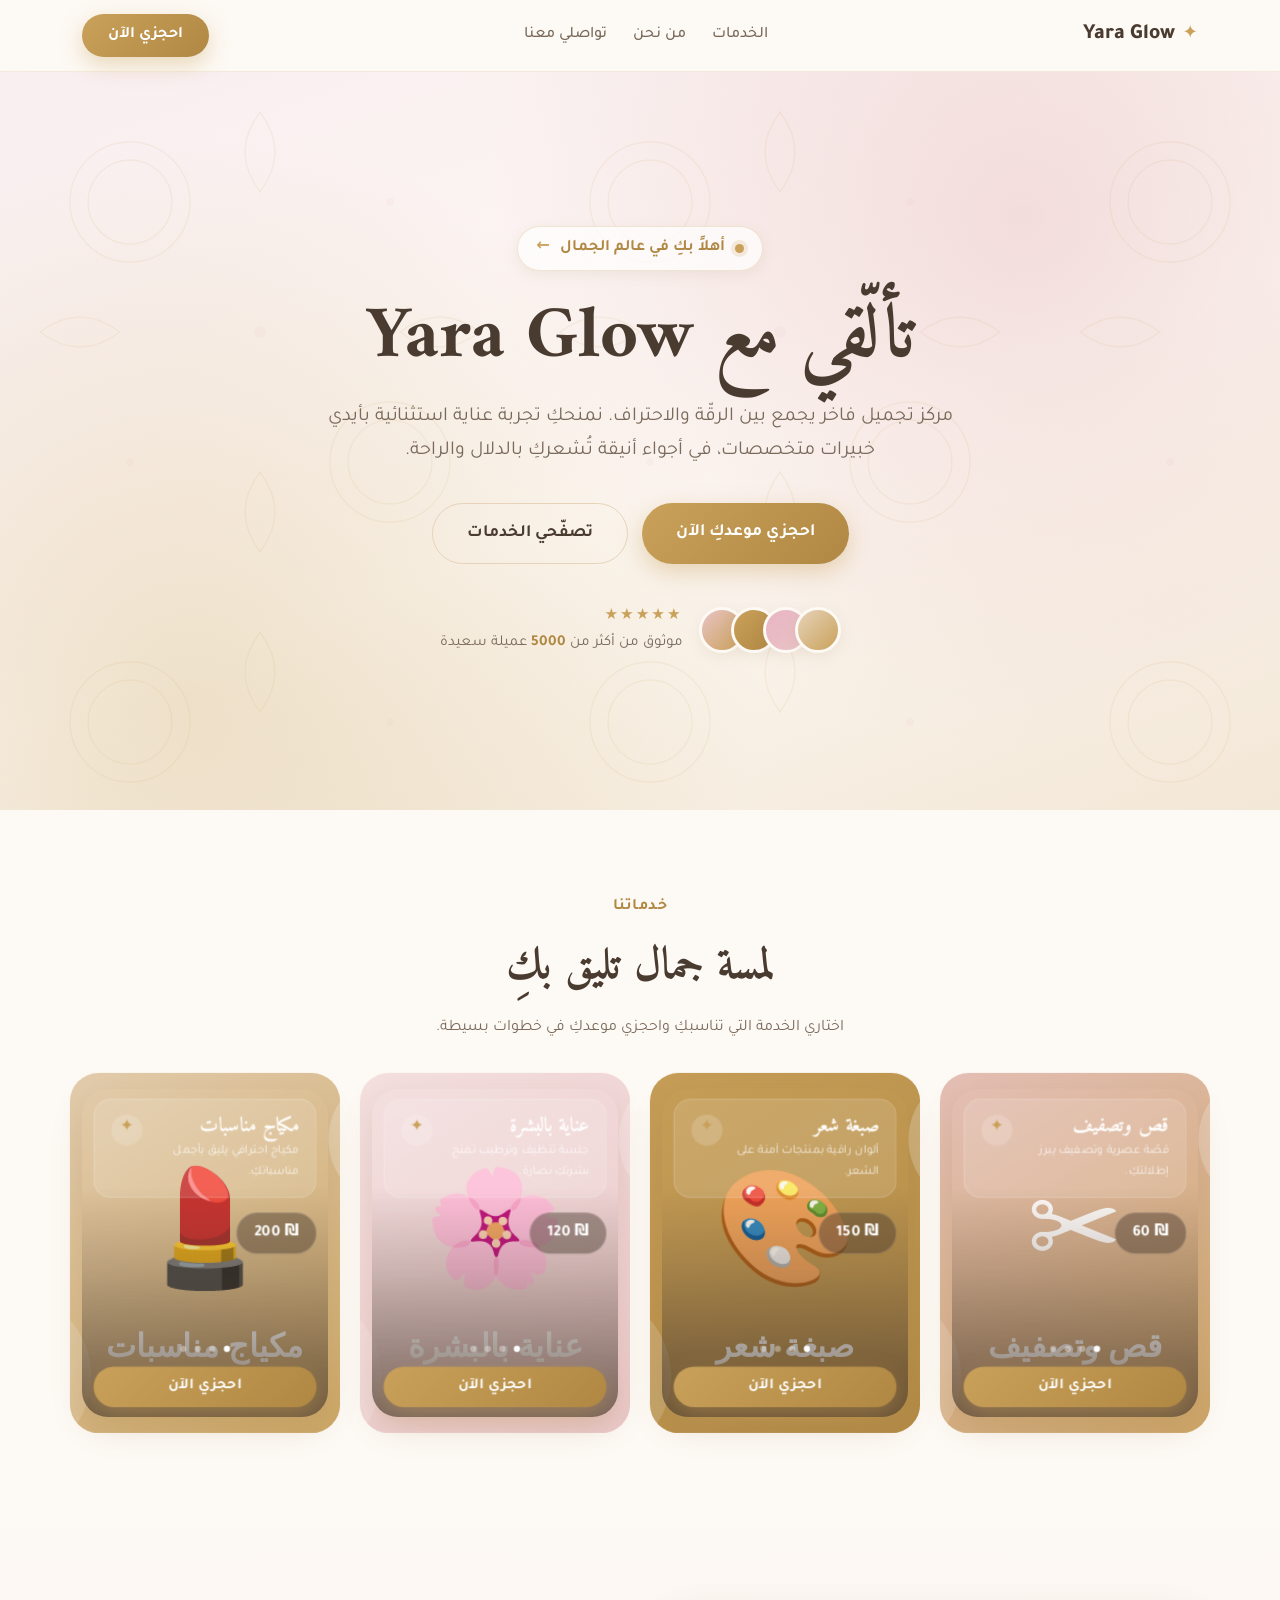
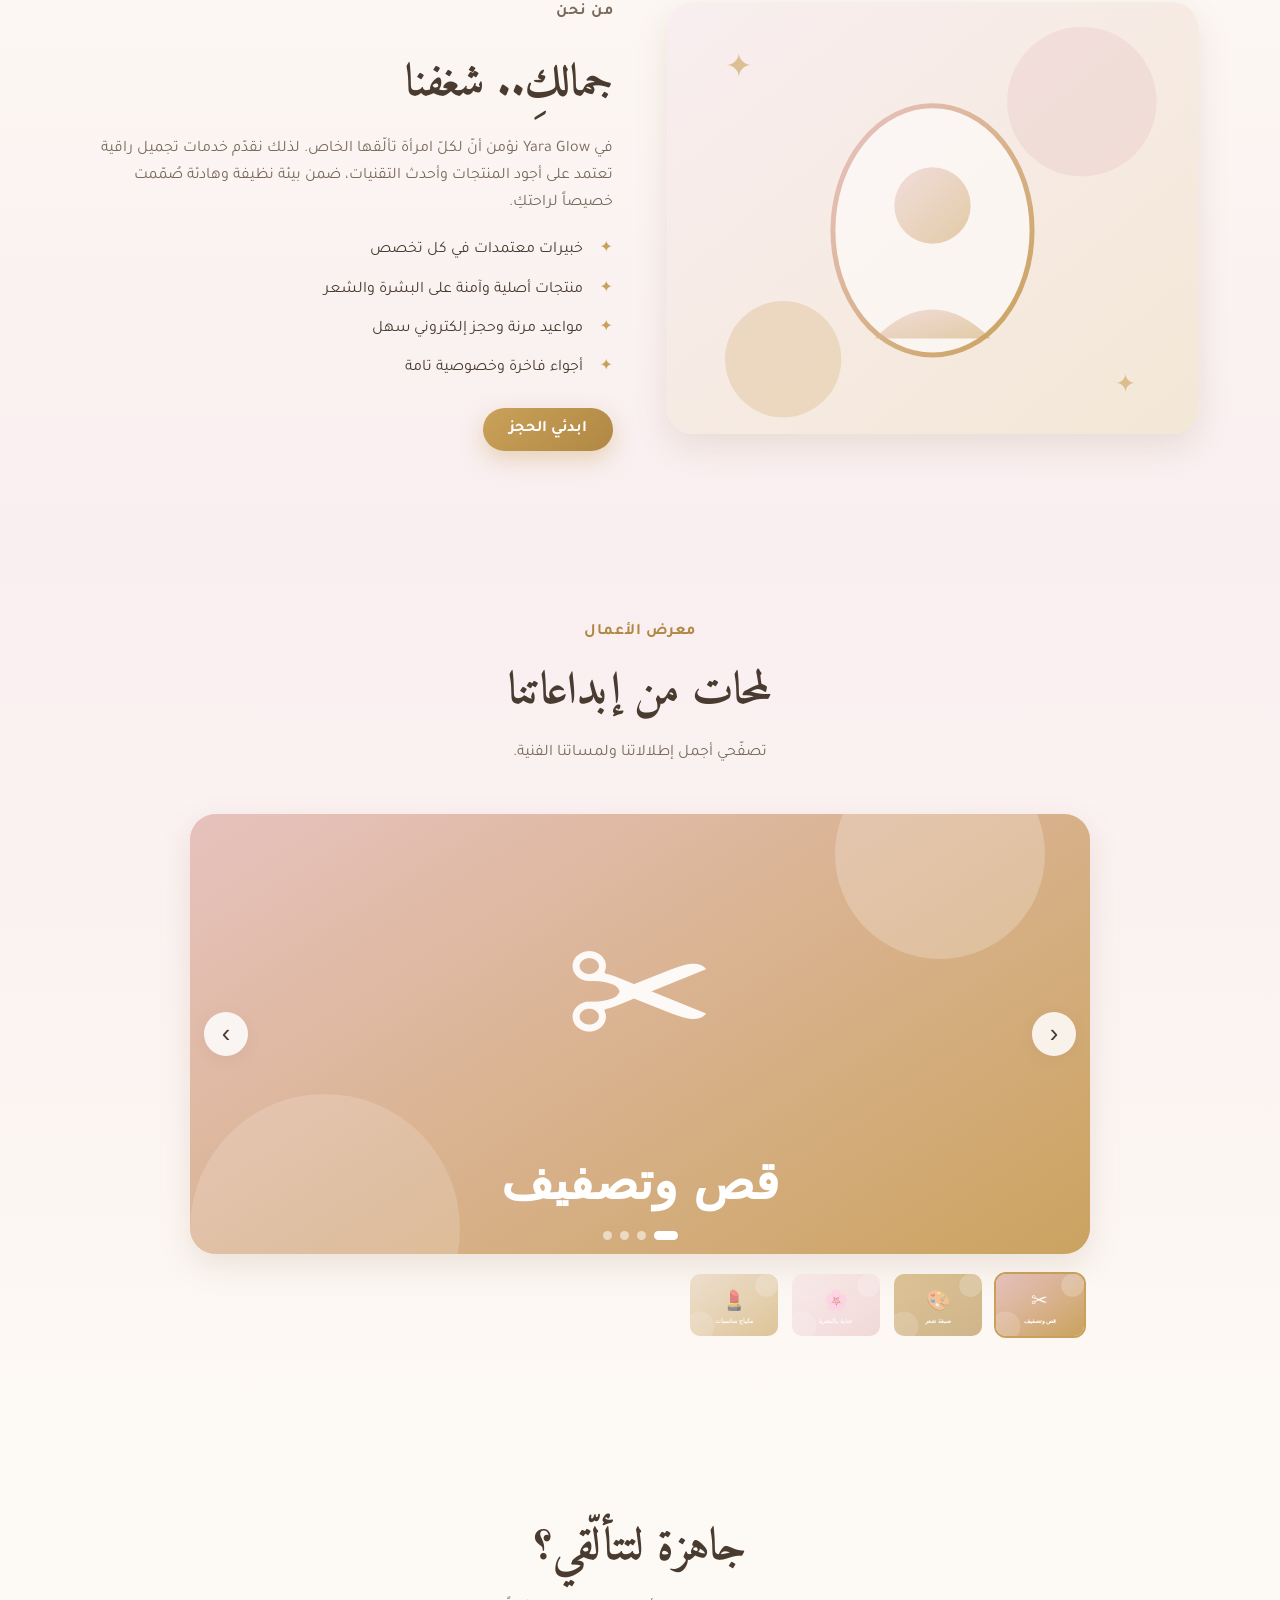
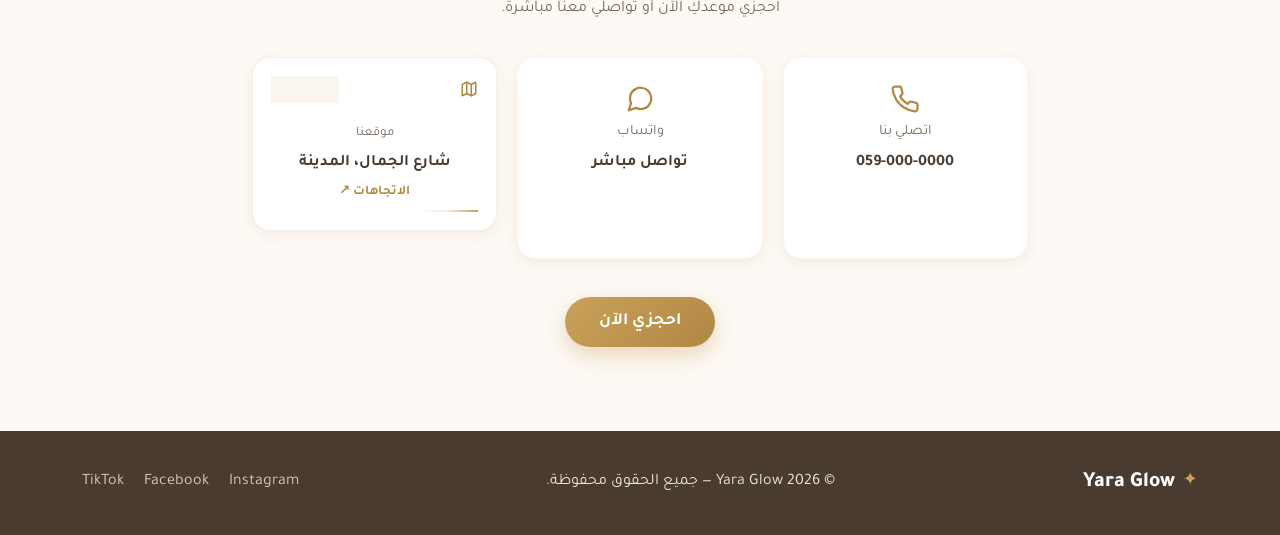
<file: index.html>
<!DOCTYPE html>
<html lang="ar" dir="rtl">
<head>
  <meta charset="UTF-8" />
  <meta name="viewport" content="width=device-width, initial-scale=1.0" />
  <meta name="description" content="Yara Glow — مركز تجميل فاخر يقدم خدمات العناية بالشعر والبشرة والمكياج بأيدي خبيرات محترفات. احجزي موعدك الآن." />
  <title>Yara Glow | مركز تجميل فاخر</title>
  <link rel="preconnect" href="https://fonts.googleapis.com" />
  <link rel="preconnect" href="https://fonts.gstatic.com" crossorigin />
  <link href="https://fonts.googleapis.com/css2?family=Tajawal:wght@300;400;500;700;800&family=Amiri:wght@400;700&display=swap" rel="stylesheet" />
  <link rel="stylesheet" href="css/styles.css?v=17" />
</head>
<body>

  <!-- ===== Header / Navbar ===== -->
  <header class="site-header" id="top">
    <div class="container header-inner">
      <a href="#top" class="brand">
        <span class="brand-mark">✦</span>
        <span class="brand-name">Yara <em>Glow</em></span>
      </a>
      <nav class="main-nav" aria-label="التنقل الرئيسي">
        <a href="#services">الخدمات</a>
        <a href="#about">من نحن</a>
        <a href="#contact">تواصلي معنا</a>
      </nav>
      <button class="btn btn-primary btn-nav" data-open-booking>احجزي الآن</button>
    </div>
  </header>

  <!-- ===== Hero (centered) ===== -->
  <section class="hero">
    <div class="hero-overlay"></div>
    <div class="container hero-content hero-centered">
      <a href="#services" class="hero-pill">
        <span class="hero-pill-dot"></span>
        <span id="s-heroEyebrow">أهلاً بكِ في عالم الجمال</span>
        <span class="hero-pill-arrow" aria-hidden="true">←</span>
      </a>
      <h1 class="hero-title" id="s-heroTitle">تألّقي مع <span>Yara Glow</span></h1>
      <p class="hero-sub" id="s-heroSub">
        مركز تجميل فاخر يجمع بين الرقّة والاحتراف. نمنحكِ تجربة عناية استثنائية
        بأيدي خبيرات متخصصات، في أجواء أنيقة تُشعركِ بالدلال والراحة.
      </p>
      <div class="hero-actions hero-actions-center">
        <button class="btn btn-primary btn-lg" data-open-booking>احجزي موعدكِ الآن</button>
        <a href="#services" class="btn btn-ghost btn-lg">تصفّحي الخدمات</a>
      </div>
      <div class="hero-social">
        <div class="hero-avatars">
          <span class="hero-avatar a1"></span>
          <span class="hero-avatar a2"></span>
          <span class="hero-avatar a3"></span>
          <span class="hero-avatar a4"></span>
        </div>
        <div class="hero-social-text">
          <div class="hero-stars" aria-label="تقييم 5 من 5">★★★★★</div>
          <p>موثوق من أكثر من <strong>5000</strong> عميلة سعيدة</p>
        </div>
      </div>
    </div>
  </section>

  <!-- ===== Brand logos ===== -->
  <section class="brands" id="brands" hidden>
    <div class="container">
      <p class="brands-title">شركاؤنا وعلاماتنا الموثوقة</p>
      <div class="brands-track" id="brandsTrack"></div>
    </div>
  </section>

  <!-- ===== Services ===== -->
  <section class="services" id="services">
    <div class="container">
      <div class="section-head">
        <p class="section-eyebrow">خدماتنا</p>
        <h2 class="section-title" id="s-servicesTitle">لمسة جمال تليق بكِ</h2>
        <p class="section-desc" id="s-servicesDesc">اختاري الخدمة التي تناسبكِ واحجزي موعدكِ في خطوات بسيطة.</p>
      </div>
      <div class="services-grid" id="servicesGrid"><!-- injected by JS --></div>
    </div>
  </section>

  <!-- ===== About ===== -->
  <section class="about" id="about">
    <div class="container about-inner">
      <div class="about-media">
        <img id="s-aboutImage" src="assets/about.svg" alt="أجواء مركز Yara Glow الأنيقة" loading="lazy" />
      </div>
      <div class="about-text">
        <p class="section-eyebrow">من نحن</p>
        <h2 class="section-title" id="s-aboutTitle">جمالكِ.. شغفنا</h2>
        <p id="s-aboutText">
          في <strong>Yara Glow</strong> نؤمن أنّ لكلّ امرأة تألّقها الخاص. لذلك نقدّم
          خدمات تجميل راقية تعتمد على أجود المنتجات وأحدث التقنيات، ضمن بيئة نظيفة
          وهادئة صُمّمت خصيصاً لراحتكِ.
        </p>
        <ul class="about-list">
          <li>خبيرات معتمدات في كل تخصص</li>
          <li>منتجات أصلية وآمنة على البشرة والشعر</li>
          <li>مواعيد مرنة وحجز إلكتروني سهل</li>
          <li>أجواء فاخرة وخصوصية تامة</li>
        </ul>
        <button class="btn btn-primary" data-open-booking>ابدئي الحجز</button>
      </div>
    </div>
  </section>

  <!-- ===== Gallery Slider ===== -->
  <section class="gallery" id="gallery">
    <div class="container">
      <div class="section-head">
        <p class="section-eyebrow">معرض الأعمال</p>
        <h2 class="section-title" id="s-galleryTitle">لمحات من إبداعاتنا</h2>
        <p class="section-desc" id="s-galleryDesc">تصفّحي أجمل إطلالاتنا ولمساتنا الفنية.</p>
      </div>
      <div class="slider" id="slider">
        <div class="slider-main" id="sliderMain">
          <button class="slider-arrow prev" id="sliderPrev" aria-label="السابق">‹</button>
          <div class="slider-track" id="sliderTrack"></div>
          <button class="slider-arrow next" id="sliderNext" aria-label="التالي">›</button>
          <div class="slider-dots" id="sliderDots"></div>
        </div>
        <div class="slider-thumbs" id="sliderThumbs"></div>
      </div>
    </div>
  </section>

  <!-- ===== Contact / CTA ===== -->
  <section class="contact" id="contact">
    <div class="container contact-inner">
      <h2 class="section-title">جاهزة لتتألّقي؟</h2>
      <p>احجزي موعدكِ الآن أو تواصلي معنا مباشرةً.</p>
      <div class="contact-info">
        <a href="tel:059-000-0000" class="contact-card" id="s-phoneLink">
          <span class="ci-icon"><svg viewBox="0 0 24 24" fill="none" stroke="currentColor" stroke-width="1.8" stroke-linecap="round" stroke-linejoin="round"><path d="M22 16.92v3a2 2 0 0 1-2.18 2 19.79 19.79 0 0 1-8.63-3.07 19.5 19.5 0 0 1-6-6 19.79 19.79 0 0 1-3.07-8.67A2 2 0 0 1 4.11 2h3a2 2 0 0 1 2 1.72c.13.96.36 1.9.7 2.81a2 2 0 0 1-.45 2.11L8.09 9.91a16 16 0 0 0 6 6l1.27-1.27a2 2 0 0 1 2.11-.45c.9.34 1.85.57 2.81.7A2 2 0 0 1 22 16.92z"/></svg></span>
          <span class="ci-label">اتصلي بنا</span>
          <span class="ci-value" id="s-contactPhone">059-000-0000</span>
        </a>
        <a href="https://wa.me/970590000000" class="contact-card" id="s-whatsappLink" target="_blank" rel="noopener">
          <span class="ci-icon"><svg viewBox="0 0 24 24" fill="none" stroke="currentColor" stroke-width="1.8" stroke-linecap="round" stroke-linejoin="round"><path d="M21 11.5a8.38 8.38 0 0 1-.9 3.8 8.5 8.5 0 0 1-7.6 4.7 8.38 8.38 0 0 1-3.8-.9L3 21l1.9-5.7a8.38 8.38 0 0 1-.9-3.8 8.5 8.5 0 0 1 4.7-7.6 8.38 8.38 0 0 1 3.8-.9h.5a8.48 8.48 0 0 1 8 8v.5z"/></svg></span>
          <span class="ci-label">واتساب</span>
          <span class="ci-value">تواصل مباشر</span>
        </a>
        <div class="map-card" id="mapCard" role="button" tabindex="0" aria-label="موقعنا — اضغطي للتوسيع">
          <div class="map-inner" id="mapInner">
            <div class="map-canvas" aria-hidden="true">
              <svg class="map-streets" preserveAspectRatio="none" viewBox="0 0 240 160">
                <rect width="240" height="160" class="map-bg" />
                <line x1="0" y1="56" x2="240" y2="56" class="road main" />
                <line x1="0" y1="104" x2="240" y2="104" class="road main" />
                <line x1="72" y1="0" x2="72" y2="160" class="road main v" />
                <line x1="168" y1="0" x2="168" y2="160" class="road main v" />
                <line x1="0" y1="32" x2="240" y2="32" class="road sub" />
                <line x1="0" y1="80" x2="240" y2="80" class="road sub" />
                <line x1="0" y1="128" x2="240" y2="128" class="road sub" />
                <line x1="36" y1="0" x2="36" y2="160" class="road sub" />
                <line x1="108" y1="0" x2="108" y2="160" class="road sub" />
                <line x1="204" y1="0" x2="204" y2="160" class="road sub" />
                <rect x="24" y="64" width="34" height="30" rx="3" class="bldg" />
                <rect x="84" y="22" width="28" height="24" rx="3" class="bldg" />
                <rect x="180" y="112" width="40" height="30" rx="3" class="bldg" />
                <rect x="196" y="30" width="24" height="40" rx="3" class="bldg" />
                <rect x="12" y="92" width="20" height="20" rx="3" class="bldg" />
                <rect x="176" y="12" width="34" height="18" rx="3" class="bldg" />
              </svg>
              <span class="map-pin">
                <svg width="30" height="30" viewBox="0 0 24 24" fill="none"><path d="M12 2C8.13 2 5 5.13 5 9c0 5.25 7 13 7 13s7-7.75 7-13c0-3.87-3.13-7-7-7z" fill="currentColor"/><circle cx="12" cy="9" r="2.5" fill="#fff"/></svg>
              </span>
            </div>
            <div class="map-content">
              <div class="map-head">
                <span class="map-icon"><svg width="18" height="18" viewBox="0 0 24 24" fill="none" stroke="currentColor" stroke-width="2" stroke-linecap="round" stroke-linejoin="round"><polygon points="3 6 9 3 15 6 21 3 21 18 15 21 9 18 3 21"/><line x1="9" x2="9" y1="3" y2="18"/><line x1="15" x2="15" y1="6" y2="21"/></svg></span>
                <span class="map-live"><i></i> مباشر</span>
              </div>
              <div class="map-foot">
                <span class="ci-label">موقعنا</span>
                <h3 class="map-loc" id="s-contactAddress">شارع الجمال، المدينة</h3>
                <a class="map-directions" id="mapDirections" href="#" target="_blank" rel="noopener">الاتجاهات ↗</a>
                <div class="map-underline"></div>
              </div>
            </div>
          </div>
          <p class="map-hint">اضغطي للتوسيع</p>
        </div>
      </div>
      <button class="btn btn-primary btn-lg" data-open-booking>احجزي الآن</button>
    </div>
  </section>

  <!-- ===== Footer ===== -->
  <footer class="site-footer">
    <div class="container footer-inner">
      <div class="brand">
        <span class="brand-mark">✦</span>
        <span class="brand-name">Yara <em>Glow</em></span>
      </div>
      <p>© <span id="year"></span> Yara Glow — جميع الحقوق محفوظة.</p>
      <div class="footer-social">
        <a href="#" aria-label="إنستغرام">Instagram</a>
        <a href="#" aria-label="فيسبوك">Facebook</a>
        <a href="#" aria-label="تيك توك">TikTok</a>
      </div>
    </div>
  </footer>

  <!-- ===== Booking Modal ===== -->
  <div class="modal" id="bookingModal" aria-hidden="true" role="dialog" aria-modal="true" aria-labelledby="modalTitle">
    <div class="modal-backdrop" data-close-booking></div>
    <div class="modal-dialog">
      <button class="modal-close" data-close-booking aria-label="إغلاق">✕</button>

      <div class="wizard-head">
        <h3 id="modalTitle" class="wizard-title">احجزي موعدكِ</h3>
        <div class="steps" id="stepsIndicator">
          <div class="step is-active" data-step="1"><span>1</span><em>الخدمة</em></div>
          <div class="step" data-step="2"><span>2</span><em>المزوّدة</em></div>
          <div class="step" data-step="3"><span>3</span><em>التاريخ</em></div>
          <div class="step" data-step="4"><span>4</span><em>الوقت</em></div>
          <div class="step" data-step="5"><span>5</span><em>البيانات</em></div>
        </div>
      </div>

      <div class="wizard-body">
        <!-- Step 1: Service -->
        <div class="wizard-step is-active" data-step-panel="1">
          <p class="step-hint">اختاري الخدمة التي ترغبين بها:</p>
          <div class="option-grid" id="serviceOptions"></div>
        </div>

        <!-- Step 2: Provider -->
        <div class="wizard-step" data-step-panel="2">
          <p class="step-hint">المزوّدة المتاحة لهذه الخدمة:</p>
          <div class="option-grid" id="providerOptions"></div>
        </div>

        <!-- Step 3: Date -->
        <div class="wizard-step" data-step-panel="3">
          <p class="step-hint">اختاري تاريخاً من الأيام القادمة:</p>
          <div class="calendar" id="calendar"></div>
        </div>

        <!-- Step 4: Time -->
        <div class="wizard-step" data-step-panel="4">
          <p class="step-hint">اختاري الوقت المناسب لكِ:</p>
          <div class="time-grid" id="timeSlots"></div>
          <div class="empty-times" id="emptyTimes" hidden>لا توجد أوقات متاحة في هذا اليوم، الرجاء اختيار يوم آخر.</div>
        </div>

        <!-- Step 5: Customer details + summary -->
        <div class="wizard-step" data-step-panel="5">
          <div class="review-summary" id="reviewSummary"></div>
          <p class="step-hint">أكملي بياناتكِ لتأكيد الحجز:</p>
          <div class="cust-fields">
            <label class="field">
              <span>الاسم <em>*</em></span>
              <input type="text" id="custName" placeholder="اكتبي اسمكِ الكامل" autocomplete="name" required />
            </label>
            <label class="field">
              <span>رقم الهاتف <em>*</em></span>
              <input type="tel" id="custPhone" placeholder="05x-xxx-xxxx" autocomplete="tel" required />
            </label>
          </div>
          <label class="field field-full">
            <span>ملاحظات <em>(اختياري)</em></span>
            <textarea id="custNotes" rows="3" placeholder="أي تفاصيل تودّين إخبارنا بها..."></textarea>
          </label>
          <p class="form-error" id="formError" hidden></p>
        </div>

        <!-- Confirmation -->
        <div class="wizard-step" data-step-panel="done">
          <div class="booking-success">
            <div class="success-icon">✓</div>
            <h4>تم تأكيد حجزكِ بنجاح!</h4>
            <div class="summary" id="bookingSummary"></div>
            <p class="success-note">سنراسلكِ لتأكيد الموعد. نتطلّع لرؤيتكِ في Yara Glow ✦</p>
            <button class="btn btn-primary" data-close-booking>تم</button>
          </div>
        </div>
      </div>

      <div class="wizard-foot" id="wizardFoot">
        <button class="btn btn-ghost" id="btnBack" disabled>السابق</button>
        <div class="selection-recap" id="selectionRecap"></div>
        <button class="btn btn-primary" id="btnNext" disabled>التالي</button>
      </div>
    </div>
  </div>

  <script src="js/cloud.js?v=17"></script>
  <script src="js/data.js?v=17"></script>
  <script src="js/app.js?v=17"></script>
</body>
</html>
</file>
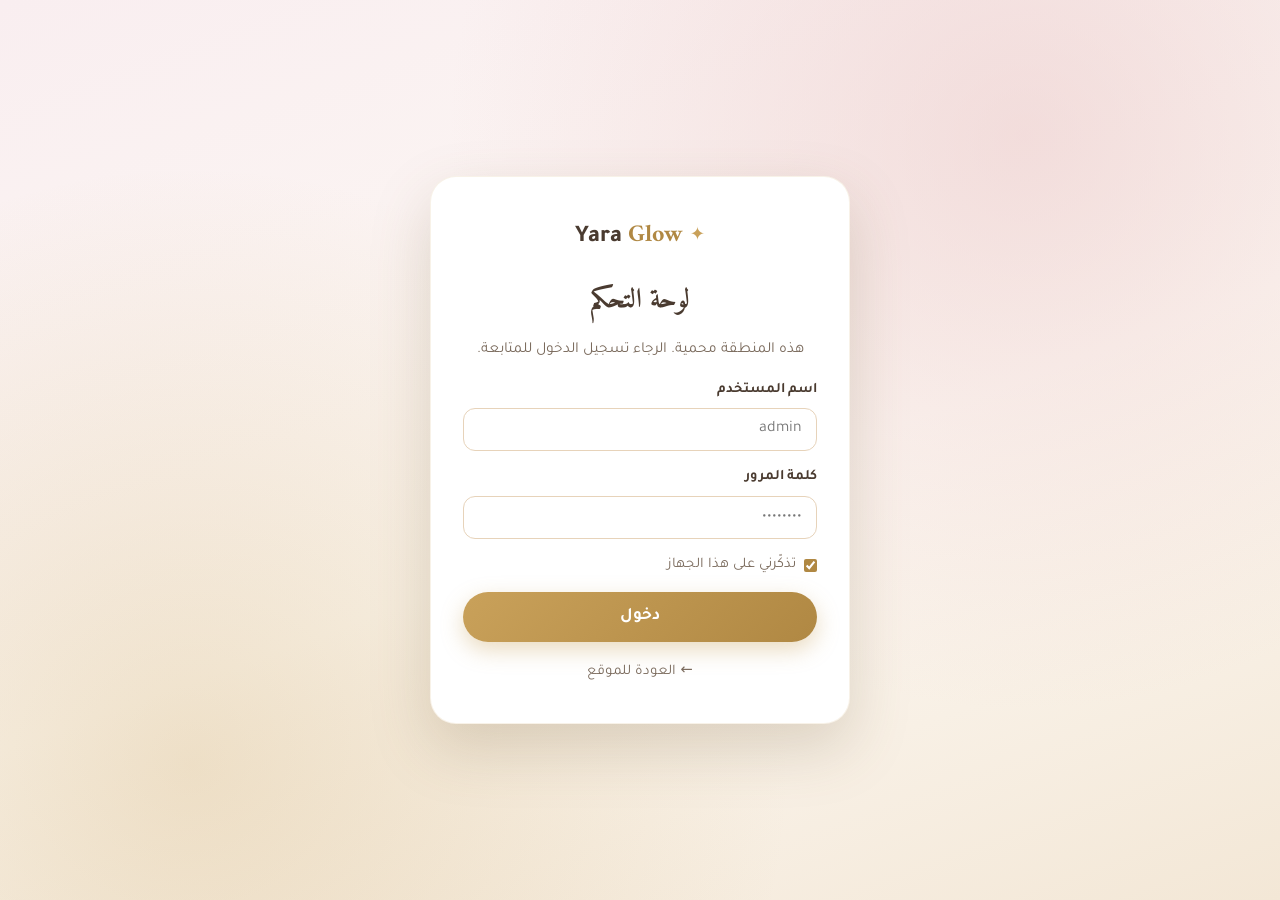
<file: admin.html>
<!DOCTYPE html>
<html lang="ar" dir="rtl">
<head>
  <meta charset="UTF-8" />
  <meta name="viewport" content="width=device-width, initial-scale=1.0" />
  <meta name="robots" content="noindex, nofollow" />
  <title>لوحة التحكم | Yara Glow</title>
  <link rel="preconnect" href="https://fonts.googleapis.com" />
  <link rel="preconnect" href="https://fonts.gstatic.com" crossorigin />
  <link href="https://fonts.googleapis.com/css2?family=Tajawal:wght@300;400;500;700;800&family=Amiri:wght@400;700&display=swap" rel="stylesheet" />
  <link rel="stylesheet" href="css/styles.css?v=17" />
  <link rel="stylesheet" href="css/admin.css?v=17" />
</head>
<body class="admin-body">

  <!-- ===== Login gate ===== -->
  <div class="login-screen" id="loginScreen">
    <form class="login-card" id="loginForm">
      <div class="brand"><span class="brand-mark">✦</span><span class="brand-name">Yara <em>Glow</em></span></div>
      <h1>لوحة التحكم</h1>
      <p>هذه المنطقة محمية. الرجاء تسجيل الدخول للمتابعة.</p>
      <label class="field">
        <span>اسم المستخدم</span>
        <input type="text" id="loginUser" placeholder="admin" autocomplete="username" required />
      </label>
      <label class="field">
        <span>كلمة المرور</span>
        <input type="password" id="loginPass" placeholder="••••••••" autocomplete="current-password" required />
      </label>
      <label class="remember-row"><input type="checkbox" id="loginRemember" checked /> <span>تذكّرني على هذا الجهاز</span></label>
      <p class="login-error" id="loginError" hidden></p>
      <button type="submit" class="btn btn-primary btn-lg" id="loginBtn">دخول</button>
      <a href="index.html" class="login-back">← العودة للموقع</a>
    </form>
  </div>

  <!-- ===== Dashboard ===== -->
  <div class="admin-shell" id="adminShell" hidden>
    <header class="admin-header">
      <div class="container admin-header-inner">
        <a href="index.html" class="brand"><span class="brand-mark">✦</span><span class="brand-name">Yara <em>Glow</em></span></a>
        <nav class="admin-tabs">
          <button class="tab is-active" data-view="bookings">الحجوزات</button>
          <button class="tab" data-view="services">الخدمات</button>
          <button class="tab" data-view="gallery">المعرض</button>
          <button class="tab" data-view="settings">الإعدادات</button>
          <button class="tab" data-view="admins">المشرفون</button>
        </nav>
        <div class="admin-header-actions">
          <span class="current-user" id="currentUserLabel"></span>
          <span class="cloud-status" id="cloudStatus" title="حالة المزامنة">● …</span>
          <button class="btn btn-ghost" id="btnSaveChanges">حفظ التغييرات</button>
          <button class="btn btn-ghost" id="btnClearCache">حذف الكاش</button>
          <button class="btn btn-ghost" id="btnLogout">تسجيل الخروج</button>
        </div>
      </div>
    </header>

    <main class="container admin-main">
      <!-- ===== View: Bookings ===== -->
      <div id="viewBookings">
        <div class="bookings-toolbar">
          <button class="btn btn-primary" id="btnRevenue">📊 الإيرادات</button>
          <button class="btn btn-ghost" id="btnArchiveToggle2">عرض الأرشيف</button>
        </div>
        <section class="stats" id="statsRow"></section>

        <section class="filters">
          <div class="filter">
            <label for="fDay">اليوم</label>
            <input type="date" id="fDay" />
          </div>
          <div class="filter">
            <label for="fProvider">المزوّدة</label>
            <select id="fProvider"><option value="">الكل</option></select>
          </div>
          <div class="filter">
            <label for="fStatus">الحالة</label>
            <select id="fStatus">
              <option value="">الكل</option>
              <option value="new">جديد</option>
              <option value="confirmed">مؤكد</option>
              <option value="completed">مكتمل</option>
              <option value="cancelled">ملغى</option>
            </select>
          </div>
          <button class="btn btn-ghost filter-clear" id="btnClearFilters">مسح الفلترة</button>
        </section>

        <section class="bookings" id="bookingsList"></section>
        <div class="empty-state" id="emptyState" hidden>
          <span class="es-icon"><svg viewBox="0 0 24 24" fill="none" stroke="currentColor" stroke-width="1.8" stroke-linecap="round" stroke-linejoin="round"><rect x="3" y="4" width="18" height="18" rx="2"/><path d="M16 2v4M8 2v4M3 10h18"/></svg></span>
          <p>لا توجد حجوزات مطابقة.</p>
        </div>
      </div>

      <!-- ===== View: Services ===== -->
      <div id="viewServices" hidden>
        <div class="services-admin-head">
          <div>
            <h2 class="sa-title">إدارة الخدمات</h2>
            <p class="sa-sub">أضيفي الخدمات، عدّلي الأسعار والمدة، حدّدي أيام وساعات الدوام، وأضيفي أكثر من مقدّمة لكل خدمة.</p>
          </div>
          <button class="btn btn-primary" id="btnAddService">+ إضافة خدمة</button>
        </div>
        <div id="servicesAdmin"></div>
        <p class="save-hint" id="saveHint" hidden>✓ تم حفظ التغييرات</p>
      </div>

      <!-- ===== View: Gallery ===== -->
      <div id="viewGallery" hidden>
        <div class="services-admin-head">
          <div>
            <h2 class="sa-title">معرض الصور</h2>
            <p class="sa-sub">ارفعي صور المعرض — تظهر في شريط متحرك يتنقّل كل 3 ثوانٍ بشكل لا نهائي على الواجهة.</p>
          </div>
          <div>
            <input type="file" id="galleryFile" accept="image/*" multiple hidden />
            <button class="btn btn-primary" id="btnGalleryUpload">+ رفع صور</button>
          </div>
        </div>
        <div class="gallery-grid" id="galleryAdmin"></div>
        <p class="save-hint" id="galleryHint" hidden>✓ تم الحفظ</p>

        <div class="services-admin-head" style="margin-top:34px;">
          <div>
            <h2 class="sa-title">شعارات الشركاء</h2>
            <p class="sa-sub">ارفعي شعارات العلامات/الشركاء لتظهر في شريط أسفل الهيرو (يُخفى تلقائياً إذا لم تضيفي شعارات).</p>
          </div>
          <div>
            <input type="file" id="brandsFile" accept="image/*" multiple hidden />
            <button class="btn btn-primary" id="btnBrandsUpload">+ رفع شعارات</button>
          </div>
        </div>
        <div class="gallery-grid" id="brandsAdmin"></div>
      </div>

      <!-- ===== View: Settings ===== -->
      <div id="viewSettings" hidden>
        <div class="services-admin-head">
          <div>
            <h2 class="sa-title">إعدادات الموقع</h2>
            <p class="sa-sub">عدّلي النصوص والألوان والشعار وبيانات التواصل — تنعكس فوراً على الواجهة الرئيسية.</p>
          </div>
          <button class="btn btn-primary" id="btnSaveSettings">حفظ الإعدادات</button>
        </div>

        <div class="settings-grid">
          <section class="settings-card">
            <h3>الهوية والشعار</h3>
            <label class="field"><span>اسم المركز</span><input type="text" data-s="brandName" /></label>
            <div class="field"><span>الشعار (اختياري)</span>
              <div class="logo-row">
                <div class="logo-preview" id="logoPreview">✦</div>
                <div class="logo-actions">
                  <input type="file" id="logoFile" accept="image/*" hidden />
                  <button class="btn btn-ghost" id="btnLogoUpload">رفع شعار</button>
                  <button class="btn btn-ghost" id="btnLogoClear">إزالة</button>
                </div>
              </div>
            </div>
          </section>

          <section class="settings-card">
            <h3>الألوان</h3>
            <div class="color-grid">
              <label class="color-field"><span>الذهبي</span><input type="color" data-c="gold" /></label>
              <label class="color-field"><span>ذهبي غامق</span><input type="color" data-c="goldDark" /></label>
              <label class="color-field"><span>الوردي</span><input type="color" data-c="rose" /></label>
              <label class="color-field"><span>البيج</span><input type="color" data-c="beige" /></label>
              <label class="color-field"><span>لون النص</span><input type="color" data-c="ink" /></label>
            </div>
          </section>

          <section class="settings-card settings-wide">
            <h3>نصوص الصفحة الرئيسية</h3>
            <label class="field"><span>سطر الترحيب</span><input type="text" data-s="heroEyebrow" /></label>
            <label class="field"><span>العنوان الرئيسي</span><input type="text" data-s="heroTitle" /></label>
            <label class="field"><span>الوصف الرئيسي</span><textarea rows="2" data-s="heroSub"></textarea></label>
            <label class="field"><span>عنوان قسم الخدمات</span><input type="text" data-s="servicesTitle" /></label>
            <label class="field"><span>وصف قسم الخدمات</span><input type="text" data-s="servicesDesc" /></label>
            <label class="field"><span>عنوان «من نحن»</span><input type="text" data-s="aboutTitle" /></label>
            <label class="field"><span>نص «من نحن»</span><textarea rows="3" data-s="aboutText"></textarea></label>
            <div class="field"><span>صورة «من نحن»</span>
              <div class="logo-row">
                <div class="logo-preview about-preview" id="aboutImgPreview">صورة</div>
                <div class="logo-actions">
                  <input type="file" id="aboutImgFile" accept="image/*" hidden />
                  <button class="btn btn-ghost" id="btnAboutUpload">رفع صورة</button>
                  <button class="btn btn-ghost" id="btnAboutClear">إزالة</button>
                </div>
              </div>
            </div>
          </section>

          <section class="settings-card">
            <h3>بيانات التواصل</h3>
            <label class="field"><span>الهاتف</span><input type="text" data-s="contactPhone" /></label>
            <label class="field"><span>واتساب (بصيغة دولية)</span><input type="text" data-s="contactWhatsapp" placeholder="970590000000" /></label>
            <label class="field"><span>العنوان</span><input type="text" data-s="contactAddress" /></label>
          </section>

          <section class="settings-card">
            <h3>مستخدمو استقبال الحجوزات</h3>
            <p class="hint-small">أضيفي أعضاء الفريق الذين يتلقّون تنبيه الحجوزات على هذا الجهاز.</p>
            <div class="user-add">
              <input type="text" id="uName" placeholder="الاسم" />
              <input type="text" id="uContact" placeholder="هاتف / بريد" />
              <button class="btn btn-primary" id="btnAddUser">إضافة</button>
            </div>
            <div id="usersList"></div>
          </section>
        </div>
      </div>

      <!-- ===== View: Admins ===== -->
      <div id="viewAdmins" hidden>
        <div class="services-admin-head">
          <div>
            <h2 class="sa-title">المشرفون والصلاحيات</h2>
            <p class="sa-sub">أضيفي مشرفين جدداً بصلاحيات محددة (استقبال المواعيد، تعديل الخدمات، المعرض، الإعدادات).</p>
          </div>
        </div>

        <div class="settings-grid">
          <section class="settings-card">
            <h3>تغيير كلمة مروري</h3>
            <label class="field"><span>كلمة المرور الحالية</span><input type="password" id="cpOld" autocomplete="current-password" /></label>
            <label class="field"><span>كلمة المرور الجديدة</span><input type="password" id="cpNew" autocomplete="new-password" /></label>
            <button class="btn btn-primary" id="btnChangePass" style="margin-top:12px;">تحديث كلمة المرور</button>
            <p class="save-hint" id="cpHint" hidden>✓ تم التحديث</p>
          </section>

          <section class="settings-card" id="addAdminCard">
            <h3>إضافة مشرف جديد</h3>
            <label class="field"><span>اسم المستخدم</span><input type="text" id="naUser" autocomplete="off" /></label>
            <label class="field"><span>كلمة المرور</span><input type="password" id="naPass" autocomplete="new-password" /></label>
            <div class="field"><span>الصلاحيات</span>
              <div class="perms-grid" id="naPerms">
                <label class="day-check"><input type="checkbox" data-perm="bookings" checked /><span>استقبال المواعيد</span></label>
                <label class="day-check"><input type="checkbox" data-perm="services" checked /><span>تعديل الخدمات</span></label>
                <label class="day-check"><input type="checkbox" data-perm="gallery" /><span>المعرض</span></label>
                <label class="day-check"><input type="checkbox" data-perm="settings" /><span>الإعدادات</span></label>
                <label class="day-check"><input type="checkbox" data-perm="manageAdmins" /><span>إدارة المشرفين</span></label>
              </div>
            </div>
            <button class="btn btn-primary" id="btnAddAdmin" style="margin-top:14px;">إضافة المشرف</button>
          </section>

          <section class="settings-card settings-wide">
            <h3>قائمة المشرفين</h3>
            <div id="adminsList"></div>
          </section>
        </div>
      </div>
    </main>
  </div>

  <!-- ===== Booking details popup ===== -->
  <div class="modal" id="bookingModal" aria-hidden="true" role="dialog" aria-modal="true">
    <div class="modal-backdrop" data-close-modal></div>
    <div class="modal-dialog bk-dialog">
      <button class="modal-close" data-close-modal aria-label="إغلاق">✕</button>
      <h3 class="bk-modal-title">تفاصيل الحجز</h3>
      <div id="bkDetails"></div>
      <div class="bk-status-picker">
        <span class="bk-status-label">تغيير الحالة:</span>
        <div class="bk-status-btns" id="bkStatusBtns"></div>
      </div>
      <div class="bk-modal-actions">
        <button class="btn btn-ghost" id="bkArchive">أرشفة</button>
        <button class="btn btn-ghost btn-delete" id="bkDelete">حذف</button>
      </div>
    </div>
  </div>

  <!-- ===== Revenue popup ===== -->
  <div class="modal" id="revenueModal" aria-hidden="true" role="dialog" aria-modal="true">
    <div class="modal-backdrop" data-close-revenue></div>
    <div class="modal-dialog bk-dialog">
      <button class="modal-close" data-close-revenue aria-label="إغلاق">✕</button>
      <h3 class="bk-modal-title">📊 تقرير الإيرادات</h3>
      <div id="revenueBody"></div>
    </div>
  </div>

  <!-- ===== Toast notifications ===== -->
  <div class="toast-wrap" id="toastWrap"></div>
  <audio id="notifySound" src="assets/notify.mp3" preload="auto"></audio>

  <script src="js/cloud.js?v=17"></script>
  <script src="js/data.js?v=17"></script>
  <script src="js/admin.js?v=17"></script>
</body>
</html>
</file>
<file: css/styles.css>
/* ===== Yara Glow — Stylesheet (RTL) ===== */
:root {
  --beige-50: #fdf9f4;
  --beige-100: #f7efe4;
  --beige: #f3e7d6;
  --sand: #e7d3ba;
  --gold: #c9a15a;
  --gold-dark: #b08843;
  --rose: #e9c4c4;
  --rose-soft: #f6e4e4;
  --blush: #f9eef0;
  --ink: #4a3b30;
  --ink-soft: #7a6a5c;
  --white: #ffffff;
  --shadow-sm: 0 4px 14px rgba(150, 120, 80, .10);
  --shadow-md: 0 12px 32px rgba(150, 120, 80, .16);
  --shadow-lg: 0 24px 60px rgba(120, 95, 60, .22);
  --radius: 18px;
  --radius-lg: 26px;
  --font: "Tajawal", system-ui, sans-serif;
  --font-display: "Amiri", "Tajawal", serif;
  --maxw: 1160px;
}

* { box-sizing: border-box; margin: 0; padding: 0; }

html { scroll-behavior: smooth; }

body {
  font-family: var(--font);
  color: var(--ink);
  background: var(--beige-50);
  line-height: 1.7;
  -webkit-font-smoothing: antialiased;
  overflow-x: hidden;
}

.container { width: 100%; max-width: var(--maxw); margin-inline: auto; padding-inline: 22px; }

img { max-width: 100%; display: block; }

a { color: inherit; text-decoration: none; }

/* ===== Buttons ===== */
.btn {
  font-family: var(--font);
  font-weight: 700;
  font-size: 1rem;
  border: none;
  cursor: pointer;
  border-radius: 999px;
  padding: 12px 26px;
  transition: transform .18s ease, box-shadow .2s ease, background .2s ease, color .2s ease;
  white-space: nowrap;
}
.btn:active { transform: translateY(1px) scale(.99); }
.btn-primary {
  background: linear-gradient(135deg, var(--gold), var(--gold-dark));
  color: #fff;
  box-shadow: 0 8px 22px rgba(201, 161, 90, .38);
}
.btn-primary:hover { box-shadow: 0 12px 30px rgba(201, 161, 90, .5); transform: translateY(-2px); }
.btn-ghost {
  background: transparent;
  color: var(--ink);
  border: 1.5px solid var(--sand);
}
.btn-ghost:hover { background: var(--beige); border-color: var(--gold); }
.btn-lg { padding: 15px 34px; font-size: 1.08rem; }
.btn[disabled] { opacity: .4; cursor: not-allowed; transform: none; box-shadow: none; }

/* ===== Header ===== */
.site-header {
  position: sticky; top: 0; z-index: 50;
  background: rgba(253, 249, 244, .82);
  backdrop-filter: blur(12px);
  border-bottom: 1px solid rgba(201, 161, 90, .16);
}
.header-inner { display: flex; align-items: center; justify-content: space-between; gap: 18px; padding-block: 14px; }
.brand { display: flex; align-items: center; gap: 8px; font-weight: 800; font-size: 1.35rem; }
.brand-mark { color: var(--gold); font-size: 1.15rem; }
.brand-name em { font-style: normal; color: var(--gold-dark); font-family: var(--font-display); }
.main-nav { display: flex; gap: 26px; font-weight: 500; }
.main-nav a { color: var(--ink-soft); position: relative; padding-block: 4px; }
.main-nav a:hover { color: var(--gold-dark); }
.main-nav a::after {
  content: ""; position: absolute; inset-inline: 0; bottom: -2px; height: 2px;
  background: var(--gold); transform: scaleX(0); transition: transform .2s; transform-origin: right;
}
.main-nav a:hover::after { transform: scaleX(1); }

/* ===== Hero ===== */
.hero {
  position: relative;
  min-height: 82vh;
  display: flex; align-items: center;
  background:
    radial-gradient(circle at 80% 20%, rgba(233, 196, 196, .5), transparent 45%),
    radial-gradient(circle at 15% 85%, rgba(201, 161, 90, .28), transparent 45%),
    linear-gradient(160deg, var(--blush), var(--beige-50) 55%, var(--beige));
  overflow: hidden;
  padding-block: 60px;
}
.hero-overlay {
  position: absolute; inset: 0;
  background-image: url("../assets/hero-pattern.svg");
  background-size: 520px; opacity: .5; pointer-events: none;
}
.hero-content { position: relative; max-width: 720px; }
/* centered hero (hero-01 style) */
.hero-centered { max-width: 860px; margin-inline: auto; text-align: center; display: flex; flex-direction: column; align-items: center; }
.hero-pill {
  display: inline-flex; align-items: center; gap: 10px; font-weight: 700;
  color: var(--gold-dark); background: rgba(255,255,255,.7);
  padding: 8px 18px; border-radius: 999px; margin-bottom: 26px;
  box-shadow: var(--shadow-sm); border: 1px solid rgba(201,161,90,.25);
  transition: transform .18s, box-shadow .2s;
}
.hero-pill:hover { transform: translateY(-2px); box-shadow: var(--shadow-md); }
.hero-pill-dot { width: 9px; height: 9px; border-radius: 50%; background: var(--gold); box-shadow: 0 0 0 4px rgba(201,161,90,.18); }
.hero-pill-arrow { color: var(--gold); font-weight: 800; }
.hero-eyebrow {
  display: inline-block; font-weight: 700; letter-spacing: .5px;
  color: var(--gold-dark); background: rgba(255,255,255,.6);
  padding: 6px 16px; border-radius: 999px; margin-bottom: 18px;
  box-shadow: var(--shadow-sm);
}
.hero-title { font-family: var(--font-display); font-size: clamp(2.6rem, 6vw, 4.6rem); line-height: 1.14; font-weight: 700; margin-bottom: 20px; }
.hero-title span { color: var(--gold-dark); }
.hero-sub { font-size: clamp(1.02rem, 2.2vw, 1.24rem); color: var(--ink-soft); max-width: 640px; margin: 0 auto 34px; }
.hero-actions { display: flex; flex-wrap: wrap; gap: 14px; margin-bottom: 40px; }
.hero-actions-center { justify-content: center; }
.hero-badges { display: flex; flex-wrap: wrap; gap: 30px; }

/* social proof */
.hero-social { display: flex; align-items: center; justify-content: center; gap: 16px; flex-wrap: wrap; }
.hero-avatars { display: flex; direction: ltr; }
.hero-avatar { width: 46px; height: 46px; border-radius: 50%; border: 3px solid var(--beige-50); margin-inline-start: -14px; box-shadow: var(--shadow-sm); }
.hero-avatar:first-child { margin-inline-start: 0; }
.hero-avatar.a1 { background: linear-gradient(135deg, var(--rose), var(--gold)); }
.hero-avatar.a2 { background: linear-gradient(135deg, var(--gold), var(--gold-dark)); }
.hero-avatar.a3 { background: linear-gradient(135deg, #e8b4c4, var(--rose)); }
.hero-avatar.a4 { background: linear-gradient(135deg, var(--sand), var(--gold)); }
.hero-social-text { text-align: start; }
.hero-stars { color: var(--gold); letter-spacing: 2px; font-size: .95rem; }
.hero-social-text p { color: var(--ink-soft); font-size: .95rem; }
.hero-social-text strong { color: var(--gold-dark); }

/* brand logos strip */
.brands { padding-block: 40px; background: var(--beige-50); border-block: 1px solid rgba(201,161,90,.12); }
.brands-title { text-align: center; color: var(--ink-soft); font-size: .95rem; margin-bottom: 22px; }
.brands-track { display: flex; flex-wrap: wrap; align-items: center; justify-content: center; gap: 30px 48px; }
.brand-item { height: 46px; display: flex; align-items: center; }
.brand-item img { max-height: 46px; max-width: 140px; width: auto; object-fit: contain; filter: grayscale(1); opacity: .7; transition: filter .2s, opacity .2s; }
.brand-item img:hover { filter: grayscale(0); opacity: 1; }
.badge { display: flex; flex-direction: column; }
.badge strong { font-size: 1.7rem; color: var(--gold-dark); font-family: var(--font-display); }
.badge span { color: var(--ink-soft); font-size: .92rem; }

/* ===== Section heads ===== */
.section-head { text-align: center; max-width: 620px; margin: 0 auto 46px; }
.section-eyebrow { color: var(--gold-dark); font-weight: 700; letter-spacing: .5px; margin-bottom: 8px; }
.section-title { font-family: var(--font-display); font-size: clamp(1.9rem, 4vw, 2.8rem); font-weight: 700; }
.section-desc { color: var(--ink-soft); margin-top: 10px; }

/* ===== Services ===== */
.services { padding-block: 84px; }
.services-grid {
  display: grid;
  grid-template-columns: repeat(4, 1fr); /* four in a row on desktop */
  gap: 50px 44px; justify-items: center;
}

/* ===== Interactive 3D tilt service card ===== */
.service-card {
  position: relative;
  width: 100%; max-width: 260px; aspect-ratio: 9 / 12;
  border-radius: var(--radius-lg);
  box-shadow: var(--shadow-md);
  cursor: pointer;
  transform-style: preserve-3d;
  transform: perspective(1000px) rotateX(0) rotateY(0) scale3d(1,1,1);
  transition: transform .4s ease-in-out, box-shadow .3s ease;
  will-change: transform;
}
.service-card:hover { box-shadow: var(--shadow-lg); }

/* background image / placeholder */
.sc-bg {
  position: absolute; inset: 0; width: 100%; height: 100%;
  object-fit: cover; border-radius: var(--radius-lg);
  transform: translateZ(-20px) scale(1.12);
}
.sc-bg.sc-placeholder {
  display: grid; place-items: center;
  font-family: var(--font-display); font-size: 4.5rem; color: #fff;
  background: linear-gradient(135deg, var(--rose), var(--gold) 65%, var(--gold-dark));
}
/* warm gradient overlay (matches site's ink tone) */
.sc-overlay {
  position: absolute; inset: 0; border-radius: var(--radius-lg);
  background: linear-gradient(to top, rgba(74,59,48,.72), rgba(74,59,48,.22) 45%, transparent 70%);
}

/* content layer lifted in 3D */
.sc-content {
  position: absolute; inset: 0; padding: 16px;
  display: flex; flex-direction: column;
  transform: translateZ(40px);
}

/* glassmorphism header */
.sc-glass {
  display: flex; align-items: flex-start; justify-content: space-between; gap: 10px;
  border: 1px solid rgba(255,255,255,.18);
  background: rgba(255,255,255,.12);
  backdrop-filter: blur(10px); -webkit-backdrop-filter: blur(10px);
  border-radius: 16px; padding: 14px 16px;
}
.sc-name { font-family: var(--font-display); font-size: 1.2rem; font-weight: 700; color: #fff; line-height: 1.2; }
.sc-desc { font-size: .74rem; color: rgba(255,255,255,.82); margin-top: 2px; }
.sc-logo {
  flex-shrink: 0; width: 30px; height: 30px; border-radius: 50%;
  display: grid; place-items: center; color: var(--gold);
  background: rgba(255,255,255,.16); font-size: 1rem;
}

/* price pill */
.sc-price-tag {
  align-self: flex-start; margin-top: 14px;
  background: rgba(74,59,48,.45); color: #fff; font-weight: 700;
  padding: 6px 16px; border-radius: 999px; font-size: .95rem;
  backdrop-filter: blur(4px); -webkit-backdrop-filter: blur(4px);
  border: 1px solid rgba(255,255,255,.14);
}

.sc-footer { margin-top: auto; display: flex; flex-direction: column; align-items: center; gap: 14px; }
.sc-book {
  width: 100%;
  background: linear-gradient(135deg, var(--gold), var(--gold-dark));
  color: #fff; font-weight: 700; border: none; cursor: pointer;
  padding: 11px; border-radius: 999px; font-family: var(--font); font-size: .92rem;
  box-shadow: 0 8px 22px rgba(201,161,90,.4); transition: transform .18s, box-shadow .2s;
}
.sc-book:hover { transform: translateY(-2px); box-shadow: 0 12px 28px rgba(201,161,90,.55); }
.sc-dots { display: flex; gap: 8px; justify-content: center; }
.sc-dots i { width: 6px; height: 6px; border-radius: 50%; background: rgba(255,255,255,.35); }
.sc-dots i.on { background: #fff; }

/* ===== About ===== */
.about { padding-block: 84px; background: linear-gradient(180deg, var(--beige-50), var(--blush)); }
.about-inner { display: grid; grid-template-columns: 1fr 1fr; gap: 54px; align-items: center; }
.about-media img { border-radius: var(--radius-lg); box-shadow: var(--shadow-md); width: 100%; }
.about-text .section-title { text-align: start; }
.about-text > p { color: var(--ink-soft); margin: 14px 0 20px; }
.about-list { list-style: none; display: grid; gap: 12px; margin-bottom: 26px; }
.about-list li { position: relative; padding-inline-start: 30px; }
.about-list li::before {
  content: "✦"; color: var(--gold); position: absolute; inset-inline-start: 0; font-size: 1rem;
}

/* ===== Gallery Slider ===== */
.gallery { padding-block: 84px; background: linear-gradient(180deg, var(--blush), var(--beige-50)); }
.slider { max-width: 900px; margin-inline: auto; }
.slider-main { position: relative; border-radius: var(--radius-lg); overflow: hidden; box-shadow: var(--shadow-md); background: var(--sand); }
.slider-track { display: flex; transition: transform .6s cubic-bezier(.4,0,.2,1); }
.slider-slide { min-width: 100%; height: clamp(280px, 45vw, 440px); }
.slider-slide img { width: 100%; height: 100%; object-fit: cover; display: block; }
.slider-arrow {
  position: absolute; top: 50%; transform: translateY(-50%); z-index: 3;
  width: 44px; height: 44px; border-radius: 50%; border: none; cursor: pointer;
  background: rgba(255,255,255,.85); color: var(--ink); font-size: 1.6rem; line-height: 1;
  box-shadow: var(--shadow-sm); transition: background .2s, transform .2s;
}
.slider-arrow:hover { background: #fff; }
.slider-arrow.prev { inset-inline-start: 14px; }
.slider-arrow.next { inset-inline-end: 14px; }
.slider-dots { position: absolute; inset-block-end: 14px; inset-inline: 0; display: flex; gap: 8px; justify-content: center; z-index: 3; }
.slider-dots button { width: 9px; height: 9px; border-radius: 50%; border: none; cursor: pointer; background: rgba(255,255,255,.55); transition: all .2s; }
.slider-dots button.active { background: #fff; width: 24px; border-radius: 6px; }
.slider-thumbs { display: flex; gap: 10px; margin-top: 14px; overflow-x: auto; padding: 4px; scrollbar-width: thin; }
.slider-thumbs button {
  flex: 0 0 auto; width: 92px; height: 66px; border-radius: 12px; overflow: hidden; cursor: pointer;
  border: 2px solid transparent; background: none; padding: 0; opacity: .6; transition: opacity .2s, border-color .2s;
}
.slider-thumbs button img { width: 100%; height: 100%; object-fit: cover; }
.slider-thumbs button.active { opacity: 1; border-color: var(--gold); }
.slider-thumbs button:hover { opacity: 1; }
.gallery-empty { text-align: center; color: var(--ink-soft); padding: 40px; }
@media (max-width: 540px) {
  .slider-thumbs button { width: 68px; height: 50px; }
  .slider-arrow { width: 38px; height: 38px; font-size: 1.3rem; }
}

/* ===== Contact ===== */
.contact { padding-block: 84px; }
.contact-inner { text-align: center; max-width: 820px; margin-inline: auto; }
.contact-inner > p { color: var(--ink-soft); margin: 10px 0 34px; }
.contact-info { display: grid; grid-template-columns: repeat(auto-fit, minmax(200px, 1fr)); gap: 20px; margin-bottom: 38px; }
.contact-card {
  background: var(--white); border-radius: var(--radius); padding: 26px 18px;
  box-shadow: var(--shadow-sm); display: flex; flex-direction: column; gap: 6px; align-items: center;
  border: 1px solid rgba(201,161,90,.1); transition: transform .2s, box-shadow .2s;
}
a.contact-card:hover { transform: translateY(-4px); box-shadow: var(--shadow-md); }
.ci-icon { font-size: 1.8rem; color: var(--gold-dark); display: inline-flex; }
.ci-icon svg { width: 30px; height: 30px; }
/* inline icon in text */
.i-clock { width: 1em; height: 1em; vertical-align: -2px; display: inline-block; }
.ci-label { color: var(--ink-soft); font-size: .9rem; }
.ci-value { font-weight: 700; }

/* ===== Interactive location map card ===== */
.map-card {
  perspective: 1000px; cursor: pointer; align-self: stretch;
  display: flex; flex-direction: column; align-items: stretch;
}
.map-inner {
  position: relative; overflow: hidden; border-radius: var(--radius);
  background: var(--white); border: 1px solid rgba(201,161,90,.16);
  box-shadow: var(--shadow-sm); transform-style: preserve-3d;
  transition: transform .25s ease, box-shadow .25s ease;
  min-height: 130px;
}
.map-card:hover .map-inner { box-shadow: var(--shadow-md); }
.map-canvas {
  position: absolute; inset: 0; opacity: 0; transition: opacity .4s ease;
  pointer-events: none; background: var(--beige-100);
}
.map-card.is-expanded .map-canvas { opacity: 1; }
.map-streets { position: absolute; inset: 0; width: 100%; height: 100%; }
.map-streets .map-bg { fill: var(--beige-100); }
.map-streets .road { stroke: var(--ink); stroke-opacity: .14; }
.map-streets .road.main { stroke-width: 4; stroke-opacity: .2; }
.map-streets .road.sub { stroke-width: 1.5; stroke-opacity: .09; }
.map-streets .bldg { fill: var(--sand); fill-opacity: .5; stroke: var(--gold); stroke-opacity: .18; }
.map-pin {
  position: absolute; top: 46%; left: 50%; transform: translate(-50%,-50%) scale(0);
  color: var(--gold-dark); filter: drop-shadow(0 4px 8px rgba(176,136,67,.4));
  transition: transform .4s cubic-bezier(.34,1.56,.64,1) .15s;
}
.map-card.is-expanded .map-pin { transform: translate(-50%,-50%) scale(1); }

.map-content {
  position: relative; z-index: 2; height: 100%;
  display: flex; flex-direction: column; justify-content: space-between; gap: 18px;
  padding: 18px; min-height: 130px;
}
.map-card.is-expanded .map-inner { min-height: 250px; }
.map-card.is-expanded .map-content { min-height: 250px; }
.map-head { display: flex; align-items: center; justify-content: space-between; }
.map-icon { color: var(--gold-dark); display: inline-flex; transition: filter .3s; }
.map-card:hover .map-icon { filter: drop-shadow(0 0 6px rgba(201,161,90,.55)); }
.map-live {
  display: inline-flex; align-items: center; gap: 6px; font-size: .68rem; font-weight: 800;
  letter-spacing: 1px; color: var(--ink-soft); background: rgba(201,161,90,.1);
  padding: 4px 10px; border-radius: 999px; backdrop-filter: blur(4px);
}
.map-live i { width: 7px; height: 7px; border-radius: 50%; background: var(--gold); animation: pulse 1.6s infinite; }
.map-foot .ci-label { color: var(--ink-soft); font-size: .82rem; }
.map-loc { font-family: var(--font); font-size: 1rem; font-weight: 700; color: var(--ink); margin: 2px 0; transition: transform .3s; }
.map-card:hover .map-loc { transform: translateX(-4px); }
.map-directions { display: inline-block; font-size: .82rem; font-weight: 700; color: var(--gold-dark); margin-bottom: 6px; }
.map-directions:hover { text-decoration: underline; }
.map-underline { height: 2px; background: linear-gradient(to left, var(--gold), rgba(201,161,90,.2), transparent); transform: scaleX(.3); transform-origin: right; transition: transform .4s ease; }
.map-card:hover .map-underline, .map-card.is-expanded .map-underline { transform: scaleX(1); }
.map-hint { text-align: center; font-size: .72rem; color: var(--ink-soft); margin-top: 8px; opacity: 0; transition: opacity .2s; }
.map-card:hover .map-hint { opacity: 1; }
.map-card.is-expanded .map-hint { opacity: 0; }

/* ===== Footer ===== */
.site-footer { background: var(--ink); color: #f0e6da; padding-block: 34px; }
.footer-inner { display: flex; flex-wrap: wrap; align-items: center; justify-content: space-between; gap: 16px; }
.site-footer .brand { color: #fff; }
.site-footer .brand-name em { color: var(--gold); }
.footer-social { display: flex; gap: 20px; }
.footer-social a { color: #d8c9b6; transition: color .2s; }
.footer-social a:hover { color: var(--gold); }

/* ===== Modal / Wizard ===== */
.modal { position: fixed; inset: 0; z-index: 100; display: none; }
.modal.is-open { display: block; }
.modal-backdrop { position: absolute; inset: 0; background: rgba(74, 59, 48, .55); backdrop-filter: blur(4px); animation: fade .25s; }
.modal-dialog {
  position: relative; z-index: 1;
  width: min(620px, 94vw);
  max-height: 92vh; overflow-y: auto;
  margin: 4vh auto;
  background: var(--beige-50);
  border-radius: var(--radius-lg);
  box-shadow: var(--shadow-lg);
  animation: pop .3s ease;
}
@keyframes fade { from { opacity: 0; } }
@keyframes pop { from { opacity: 0; transform: translateY(20px) scale(.98); } }
.modal-close {
  position: absolute; inset-block-start: 16px; inset-inline-start: 16px;
  width: 38px; height: 38px; border-radius: 50%; border: none; cursor: pointer;
  background: var(--white); color: var(--ink); font-size: 1rem; box-shadow: var(--shadow-sm);
  transition: background .2s; z-index: 3;
}
.modal-close:hover { background: var(--rose-soft); }

.wizard-head { padding: 28px 26px 6px; text-align: center; }
.wizard-title { font-family: var(--font-display); font-size: 1.7rem; margin-bottom: 20px; }
.steps { display: flex; justify-content: space-between; gap: 6px; position: relative; }
.steps::before {
  content: ""; position: absolute; top: 17px; inset-inline: 30px; height: 2px;
  background: var(--sand); z-index: 0;
}
.step { position: relative; z-index: 1; display: flex; flex-direction: column; align-items: center; gap: 6px; flex: 1; }
.step span {
  width: 36px; height: 36px; border-radius: 50%; display: grid; place-items: center;
  background: var(--white); border: 2px solid var(--sand); color: var(--ink-soft);
  font-weight: 800; transition: all .25s;
}
.step em { font-style: normal; font-size: .82rem; color: var(--ink-soft); }
.step.is-active span { background: var(--gold); border-color: var(--gold); color: #fff; box-shadow: 0 6px 16px rgba(201,161,90,.4); }
.step.is-done span { background: var(--gold-dark); border-color: var(--gold-dark); color: #fff; }
.step.is-active em, .step.is-done em { color: var(--gold-dark); font-weight: 700; }

.wizard-body { padding: 22px 26px; }
.wizard-step { display: none; animation: fade .3s; }
.wizard-step.is-active { display: block; }
.step-hint { color: var(--ink-soft); margin-bottom: 16px; }

/* Option grids (service / provider) */
.option-grid { display: grid; grid-template-columns: repeat(auto-fit, minmax(210px, 1fr)); gap: 14px; }
.option {
  text-align: start; background: var(--white); border: 2px solid transparent;
  border-radius: var(--radius); padding: 16px 18px; cursor: pointer;
  box-shadow: var(--shadow-sm); transition: all .18s; display: flex; gap: 14px; align-items: center;
  font-family: var(--font);
}
.option:hover { border-color: var(--sand); transform: translateY(-2px); }
.option.is-selected { border-color: var(--gold); background: var(--blush); box-shadow: 0 8px 22px rgba(201,161,90,.28); }
.option .opt-avatar {
  width: 46px; height: 46px; border-radius: 50%; flex-shrink: 0;
  display: grid; place-items: center; font-weight: 800; color: #fff; font-size: 1.05rem;
  background: linear-gradient(135deg, var(--rose), var(--gold));
}
.opt-text b { display: block; font-size: 1.06rem; }
.opt-text small { color: var(--ink-soft); }

/* Calendar */
.calendar { background: var(--white); border-radius: var(--radius); padding: 18px; box-shadow: var(--shadow-sm); }
.cal-head { display: flex; align-items: center; justify-content: space-between; margin-bottom: 14px; }
.cal-title { font-weight: 800; font-size: 1.1rem; }
.cal-nav { display: flex; gap: 8px; }
.cal-nav button {
  width: 34px; height: 34px; border-radius: 10px; border: 1.5px solid var(--sand);
  background: var(--beige-50); cursor: pointer; font-size: 1rem; color: var(--ink); transition: all .18s;
}
.cal-nav button:hover:not([disabled]) { background: var(--beige); border-color: var(--gold); }
.cal-nav button[disabled] { opacity: .35; cursor: not-allowed; }
.cal-grid { display: grid; grid-template-columns: repeat(7, 1fr); gap: 6px; }
.cal-dow { text-align: center; font-size: .78rem; color: var(--ink-soft); font-weight: 700; padding-block: 4px; }
.cal-day {
  aspect-ratio: 1; border: none; background: var(--beige-50); border-radius: 12px;
  cursor: pointer; font-family: var(--font); font-weight: 600; color: var(--ink);
  transition: all .16s; font-size: .98rem;
}
.cal-day:hover:not([disabled]) { background: var(--rose-soft); }
.cal-day[disabled] { opacity: .28; cursor: not-allowed; }
.cal-day.is-closed { text-decoration: line-through; }
.cal-day.is-today { outline: 2px dashed var(--gold); outline-offset: -2px; }
.cal-day.is-selected { background: var(--gold); color: #fff; box-shadow: 0 6px 16px rgba(201,161,90,.4); }
.cal-empty { visibility: hidden; }

/* Time slots */
.time-grid { display: grid; grid-template-columns: repeat(auto-fill, minmax(96px, 1fr)); gap: 12px; }
.time-slot {
  padding: 12px 8px; border-radius: 12px; border: 2px solid transparent;
  background: var(--white); box-shadow: var(--shadow-sm); cursor: pointer;
  font-family: var(--font); font-weight: 700; color: var(--ink); text-align: center; transition: all .16s;
}
.time-slot:hover:not([disabled]) { border-color: var(--sand); transform: translateY(-2px); }
.time-slot.is-selected { border-color: var(--gold); background: var(--blush); }
.time-slot[disabled] { opacity: .3; cursor: not-allowed; text-decoration: line-through; }
.empty-times { text-align: center; color: var(--ink-soft); padding: 26px; }

/* Customer fields */
.cust-fields { display: grid; grid-template-columns: 1fr 1fr; gap: 14px; margin-top: 20px; }
.field { display: flex; flex-direction: column; gap: 6px; }
.field span { font-size: .9rem; font-weight: 700; color: var(--ink); }
.field span em { font-style: normal; font-weight: 400; color: var(--ink-soft); }
.field input {
  font-family: var(--font); font-size: 1rem; padding: 11px 14px;
  border: 1.5px solid var(--sand); border-radius: 12px; background: var(--white);
  color: var(--ink); transition: border-color .18s, box-shadow .18s;
}
.field input:focus { outline: none; border-color: var(--gold); box-shadow: 0 0 0 3px rgba(201,161,90,.18); }
@media (max-width: 520px) { .cust-fields { grid-template-columns: 1fr; } }

.field-full { margin-top: 14px; }
.field textarea {
  font-family: var(--font); font-size: 1rem; padding: 11px 14px; resize: vertical;
  border: 1.5px solid var(--sand); border-radius: 12px; background: var(--white);
  color: var(--ink); transition: border-color .18s, box-shadow .18s;
}
.field textarea:focus { outline: none; border-color: var(--gold); box-shadow: 0 0 0 3px rgba(201,161,90,.18); }
.field span em { color: var(--gold-dark); }
.form-error { color: #c0392b; font-weight: 700; margin-top: 12px; }

/* Review summary (step 5) */
.review-summary {
  background: var(--white); border-radius: var(--radius); padding: 16px 20px;
  box-shadow: var(--shadow-sm); margin-bottom: 20px; border: 1px solid rgba(201,161,90,.14);
}
.review-summary h4 { font-family: var(--font-display); font-size: 1.15rem; margin-bottom: 10px; color: var(--gold-dark); }
.review-summary .row { display: flex; justify-content: space-between; padding-block: 7px; border-bottom: 1px dashed var(--sand); }
.review-summary .row:last-child { border-bottom: none; }
.review-summary .row span { color: var(--ink-soft); }
.review-summary .row b { font-weight: 700; }

/* Success */
.booking-success { text-align: center; padding: 14px 6px; }
.success-icon {
  width: 72px; height: 72px; border-radius: 50%; margin: 0 auto 18px;
  display: grid; place-items: center; font-size: 2rem; color: #fff;
  background: linear-gradient(135deg, var(--gold), var(--gold-dark));
  box-shadow: 0 10px 26px rgba(201,161,90,.45); animation: pop .4s;
}
.booking-success h4 { font-family: var(--font-display); font-size: 1.5rem; margin-bottom: 16px; }
.summary { background: var(--white); border-radius: var(--radius); padding: 18px 20px; box-shadow: var(--shadow-sm); text-align: start; margin-bottom: 16px; }
.summary .row { display: flex; justify-content: space-between; padding-block: 7px; border-bottom: 1px dashed var(--sand); }
.summary .row:last-child { border-bottom: none; }
.summary .row span { color: var(--ink-soft); }
.summary .row b { font-weight: 700; }
.success-note { color: var(--ink-soft); margin-bottom: 20px; }

/* Wizard footer */
.wizard-foot {
  display: flex; align-items: center; justify-content: space-between; gap: 12px;
  padding: 18px 26px 26px; border-top: 1px solid rgba(201,161,90,.14);
}
.selection-recap { flex: 1; text-align: center; color: var(--ink-soft); font-size: .9rem; }

/* ===== Responsive ===== */
@media (max-width: 1024px) {
  .services-grid { grid-template-columns: repeat(2, 1fr); gap: 34px 24px; }
}
@media (max-width: 860px) {
  .about-inner { grid-template-columns: 1fr; gap: 34px; }
  .about-media { order: -1; }
  .main-nav { display: none; }
}
@media (max-width: 620px) {
  .btn-nav { padding: 10px 18px; font-size: .92rem; }
  .hero { min-height: auto; padding-block: 64px 54px; }
  .hero-badges { gap: 22px; }
  .services, .about, .contact { padding-block: 60px; }
  .step em { font-size: .72rem; }
  .wizard-head, .wizard-body, .wizard-foot { padding-inline: 18px; }
  .footer-inner { flex-direction: column; text-align: center; }
}
@media (max-width: 540px) {
  /* two smaller cards per row on phones, sized to fit */
  .services-grid { grid-template-columns: repeat(2, 1fr); gap: 18px 14px; }
  .service-card { max-width: 100%; }
  .sc-content { padding: 12px; }
  .sc-name { font-size: 1rem; }
  .sc-glass { padding: 10px 12px; }
  .sc-book { padding: 10px; font-size: .85rem; }
  .sc-price-tag { font-size: .82rem; padding: 5px 12px; }
}
@media (max-width: 340px) {
  .services-grid { grid-template-columns: 1fr; }
}
@media (max-width: 380px) {
  .step em { display: none; }
}
</file>
<file: css/admin.css>
/* ===== Yara Glow — Admin Dashboard ===== */
.admin-body { background: var(--beige-100); }

/* hidden attribute must always win, even over display:grid/flex layouts */
[hidden] { display: none !important; }

/* ---- Login ---- */
.login-screen {
  min-height: 100vh; display: grid; place-items: center; padding: 24px;
  background:
    radial-gradient(circle at 80% 15%, rgba(233,196,196,.5), transparent 45%),
    radial-gradient(circle at 15% 85%, rgba(201,161,90,.28), transparent 45%),
    linear-gradient(160deg, var(--blush), var(--beige-50) 55%, var(--beige));
}
.login-card {
  width: min(420px, 100%); background: var(--white); border-radius: var(--radius-lg);
  padding: 38px 32px; box-shadow: var(--shadow-lg); text-align: center;
  display: flex; flex-direction: column; gap: 14px; border: 1px solid rgba(201,161,90,.14);
}
.login-card .brand { justify-content: center; font-size: 1.5rem; margin-bottom: 4px; }
.login-card h1 { font-family: var(--font-display); font-size: 1.7rem; }
.login-card p { color: var(--ink-soft); font-size: .96rem; }
.login-card .field { text-align: start; }
.login-error { color: #c0392b; font-weight: 700; font-size: .9rem; }
.login-back { color: var(--ink-soft); font-size: .92rem; margin-top: 4px; }
.login-back:hover { color: var(--gold-dark); }
.remember-row { display: flex; align-items: center; gap: 8px; font-size: .92rem; color: var(--ink-soft); text-align: start; cursor: pointer; }
.remember-row input { width: auto; accent-color: var(--gold-dark); }
.login-hint { font-size: .82rem; color: var(--ink-soft); margin-top: 4px; }
.login-hint b { color: var(--gold-dark); }
.current-user { font-size: .85rem; font-weight: 700; color: var(--ink-soft); white-space: nowrap; }

/* admins management */
.perms-grid { display: flex; flex-wrap: wrap; gap: 8px; }
.admin-row { background: var(--beige-50); border: 1px solid rgba(201,161,90,.14); border-radius: var(--radius); padding: 16px; margin-bottom: 12px; }
.admin-row-head { display: flex; align-items: center; gap: 10px; margin-bottom: 10px; }
.admin-row-head b { font-size: 1.05rem; }
.admin-role { font-size: .78rem; font-weight: 800; padding: 3px 10px; border-radius: 999px; background: rgba(108,122,137,.18); color: #4a5763; }
.admin-role.owner { background: rgba(201,161,90,.2); color: var(--gold-dark); }
.admin-row-actions { display: flex; gap: 8px; margin-top: 12px; }

/* ---- Header ---- */
.admin-header {
  background: var(--white); border-bottom: 1px solid rgba(201,161,90,.16);
  position: sticky; top: 0; z-index: 20; box-shadow: var(--shadow-sm);
}
.admin-header-inner { display: flex; align-items: center; justify-content: space-between; gap: 16px; padding-block: 14px; }
.admin-header .brand { font-size: 1.3rem; }
.admin-header-actions { display: flex; align-items: center; gap: 16px; }
.admin-hello { color: var(--ink-soft); font-weight: 500; }
.cloud-status { font-size: .82rem; font-weight: 700; white-space: nowrap; }
.admin-header-actions .btn { padding: 9px 14px; font-size: .88rem; }

/* Tabs */
.admin-tabs { display: flex; gap: 6px; background: var(--beige-100); padding: 4px; border-radius: 999px; }
.admin-tabs .tab {
  font-family: var(--font); font-weight: 700; font-size: .95rem; cursor: pointer;
  border: none; background: transparent; color: var(--ink-soft);
  padding: 8px 20px; border-radius: 999px; transition: all .18s;
}
.admin-tabs .tab.is-active { background: var(--white); color: var(--gold-dark); box-shadow: var(--shadow-sm); }

/* Services admin */
.services-admin-head { display: flex; flex-wrap: wrap; align-items: center; justify-content: space-between; gap: 14px; margin-bottom: 22px; }
.sa-title { font-family: var(--font-display); font-size: 1.7rem; }
.sa-sub { color: var(--ink-soft); font-size: .95rem; margin-top: 4px; max-width: 640px; }
.svc-edit {
  background: var(--white); border-radius: var(--radius); padding: 22px;
  box-shadow: var(--shadow-sm); border: 1px solid rgba(201,161,90,.12); margin-bottom: 18px;
}
.svc-row { display: grid; grid-template-columns: 2fr 1fr 1fr; gap: 14px; }
.svc-edit .field { margin-top: 14px; }
.svc-edit .field:first-child, .svc-row .field { margin-top: 0; }
.svc-row + .field, .svc-edit > .field { margin-top: 14px; }
.svc-edit .field span { font-size: .88rem; font-weight: 700; color: var(--ink); margin-bottom: 6px; display: block; }
.svc-edit .field span em { font-weight: 400; color: var(--ink-soft); }
.svc-edit input {
  width: 100%; font-family: var(--font); font-size: .98rem; padding: 10px 12px;
  border: 1.5px solid var(--sand); border-radius: 10px; background: var(--beige-50); color: var(--ink);
}
.svc-edit input:focus { outline: none; border-color: var(--gold); box-shadow: 0 0 0 3px rgba(201,161,90,.16); }
/* provider chips */
.chips { display: flex; flex-wrap: wrap; gap: 8px; margin-bottom: 10px; min-height: 10px; }
.chip {
  display: inline-flex; align-items: center; gap: 6px;
  background: var(--blush); color: var(--gold-dark); border: 1.5px solid var(--gold);
  border-radius: 999px; padding: 6px 12px; font-size: .9rem; font-weight: 700;
}
.chip button { border: none; background: transparent; color: var(--gold-dark); cursor: pointer; font-size: .8rem; padding: 0; line-height: 1; }
.chip button:hover { color: #c0392b; }
.chip-add { display: flex; gap: 8px; }
.chip-add input { flex: 1; font-family: var(--font); font-size: .96rem; padding: 10px 12px; border: 1.5px solid var(--sand); border-radius: 10px; background: var(--beige-50); color: var(--ink); }
.chip-add input:focus { outline: none; border-color: var(--gold); box-shadow: 0 0 0 3px rgba(201,161,90,.16); }

.days-grid { display: flex; flex-wrap: wrap; gap: 8px; }
.day-check { display: inline-flex; align-items: center; gap: 6px; cursor: pointer;
  background: var(--beige-50); border: 1.5px solid var(--sand); border-radius: 10px; padding: 7px 12px; font-size: .9rem; font-weight: 600; }
.day-check input { width: auto; accent-color: var(--gold-dark); }
.day-check:has(input:checked) { background: var(--blush); border-color: var(--gold); color: var(--gold-dark); }
.svc-img-row { display: grid; grid-template-columns: 1fr auto auto; gap: 14px; align-items: end; margin-top: 14px; }
.svc-img-row .field { margin-top: 0; }
.svc-img-preview {
  width: 64px; height: 64px; border-radius: 12px; overflow: hidden; flex-shrink: 0;
  display: grid; place-items: center; color: #fff; font-family: var(--font-display); font-size: 1.6rem;
  background: linear-gradient(135deg, var(--rose), var(--gold)); border: 1.5px solid var(--sand);
}
.svc-img-preview img { width: 100%; height: 100%; object-fit: cover; }
.svc-actions { display: flex; gap: 10px; margin-top: 18px; }
.btn-delete { color: #c0392b; border-color: rgba(192,57,43,.4); }
.btn-delete:hover { background: rgba(192,57,43,.08); border-color: #c0392b; }
.save-hint { color: #1f7a52; font-weight: 700; text-align: center; padding: 8px; }
.hint-small { color: var(--ink-soft); font-size: .88rem; margin: 6px 0 12px; }

/* bookings toolbar */
.bookings-toolbar { display: flex; flex-wrap: wrap; gap: 10px; margin-bottom: 18px; }

/* revenue report */
.rev-grid { display: grid; grid-template-columns: repeat(auto-fit, minmax(140px, 1fr)); gap: 14px; margin-bottom: 14px; }
.rev-card { background: var(--white); border-radius: var(--radius); padding: 16px 18px; box-shadow: var(--shadow-sm); border: 1px solid rgba(201,161,90,.12); position: relative; overflow: hidden; }
.rev-card::before { content: ""; position: absolute; inset-inline-start: 0; inset-block: 0; width: 5px; background: var(--gold); }
.rev-card.total::before { background: var(--gold-dark); }
.rev-card.today::before { background: #2e9e6b; }
.rev-card.expected::before { background: #6c7a89; }
.rev-value { font-family: var(--font-display); font-size: 1.5rem; font-weight: 700; color: var(--ink); }
.rev-label { color: var(--ink-soft); font-size: .88rem; margin-top: 2px; }
.rev-note { color: var(--ink-soft); font-size: .82rem; margin: 8px 0 16px; }
.rev-subhead { font-family: var(--font-display); font-size: 1.1rem; margin-bottom: 10px; color: var(--gold-dark); }

/* booking card: unseen + chevron + new flag */
.booking-card { position: relative; }
.booking-card.is-unseen { box-shadow: 0 0 0 2px var(--gold), var(--shadow-sm); }
.new-flag {
  position: absolute; inset-block-start: -10px; inset-inline-start: 18px;
  background: linear-gradient(135deg, var(--gold), var(--gold-dark)); color: #fff;
  font-weight: 800; font-size: .74rem; padding: 3px 12px; border-radius: 999px;
  box-shadow: 0 4px 12px rgba(201,161,90,.5); animation: pulse 1.6s infinite;
}
@keyframes pulse { 0%,100%{transform:scale(1)} 50%{transform:scale(1.08)} }
.bk-chevron { color: var(--ink-soft); font-size: 1.6rem; align-self: center; }
.stat-card.new-badge::before { background: var(--gold); }

/* booking popup */
.bk-dialog { width: min(520px, 94vw); padding: 30px 26px 24px; }
.bk-modal-title { font-family: var(--font-display); font-size: 1.5rem; text-align: center; margin-bottom: 18px; }
.bk-status-picker { margin-top: 18px; }
.bk-status-label { display: block; font-weight: 700; color: var(--ink-soft); margin-bottom: 8px; font-size: .9rem; }
.bk-status-btns { display: flex; flex-wrap: wrap; gap: 8px; }
.bk-modal-actions { display: flex; gap: 10px; margin-top: 20px; justify-content: flex-end; }

/* toasts */
.toast-wrap { position: fixed; inset-block-start: 18px; inset-inline-start: 18px; z-index: 200; display: flex; flex-direction: column; gap: 10px; }
.toast {
  display: flex; align-items: center; gap: 12px; cursor: pointer;
  background: var(--white); border-radius: 14px; padding: 14px 16px; min-width: 280px; max-width: 340px;
  box-shadow: var(--shadow-lg); border-inline-start: 5px solid var(--gold);
  transform: translateX(-120%); opacity: 0; transition: transform .3s ease, opacity .3s ease;
}
.toast.show { transform: translateX(0); opacity: 1; }
.toast-icon { font-size: 1.6rem; }
.toast-body { display: flex; flex-direction: column; flex: 1; }
.toast-body b { color: var(--gold-dark); }
.toast-body small { color: var(--ink-soft); font-size: .82rem; }
.toast-close { border: none; background: transparent; cursor: pointer; color: var(--ink-soft); font-size: .9rem; }

/* settings */
.settings-grid { display: grid; grid-template-columns: 1fr 1fr; gap: 20px; }
.settings-card { background: var(--white); border-radius: var(--radius); padding: 22px; box-shadow: var(--shadow-sm); border: 1px solid rgba(201,161,90,.12); }
.settings-card.settings-wide { grid-column: 1 / -1; }
.settings-card h3 { font-family: var(--font-display); font-size: 1.2rem; margin-bottom: 14px; color: var(--gold-dark); }
.settings-card .field { margin-top: 12px; }
.settings-card .field:first-of-type { margin-top: 0; }
.settings-card .field span { display: block; font-size: .86rem; font-weight: 700; margin-bottom: 6px; }
.settings-card input[type=text], .settings-card textarea {
  width: 100%; font-family: var(--font); font-size: .96rem; padding: 10px 12px;
  border: 1.5px solid var(--sand); border-radius: 10px; background: var(--beige-50); color: var(--ink);
}
.settings-card input:focus, .settings-card textarea:focus { outline: none; border-color: var(--gold); box-shadow: 0 0 0 3px rgba(201,161,90,.16); }
.color-grid { display: grid; grid-template-columns: repeat(auto-fit, minmax(90px,1fr)); gap: 12px; }
.color-field { display: flex; flex-direction: column; gap: 6px; font-size: .82rem; font-weight: 700; }
.color-field input[type=color] { width: 100%; height: 42px; border: 1.5px solid var(--sand); border-radius: 10px; background: none; cursor: pointer; }
.logo-row { display: flex; align-items: center; gap: 16px; }
.logo-preview { width: 64px; height: 64px; border-radius: 14px; display: grid; place-items: center;
  background: linear-gradient(135deg, var(--rose), var(--gold)); color: #fff; font-size: 1.8rem; overflow: hidden; }
.logo-preview img { width: 100%; height: 100%; object-fit: cover; }
.logo-actions { display: flex; gap: 8px; flex-wrap: wrap; }
.about-preview { width: 110px; height: 74px; border-radius: 12px; font-size: .8rem; }

/* users */
.user-add { display: flex; gap: 8px; flex-wrap: wrap; margin-bottom: 14px; }
.user-add input { flex: 1; min-width: 120px; font-family: var(--font); padding: 10px 12px; border: 1.5px solid var(--sand); border-radius: 10px; background: var(--beige-50); }
.user-row { display: flex; align-items: center; justify-content: space-between; gap: 10px; padding: 10px 0; border-bottom: 1px dashed var(--sand); }
.user-row small { color: var(--ink-soft); }

/* service image upload */
.svc-img-row { align-items: end; }
.svc-img-upload { display: flex; align-items: end; }
.filter-clear.active { background: var(--gold); color: #fff; border-color: var(--gold); }

@media (max-width: 700px) { .settings-grid { grid-template-columns: 1fr; } }

/* gallery admin */
.gallery-grid { display: grid; grid-template-columns: repeat(auto-fill, minmax(160px, 1fr)); gap: 16px; }
.gal-item { position: relative; border-radius: var(--radius); overflow: hidden; box-shadow: var(--shadow-sm); aspect-ratio: 4/3; background: var(--sand); }
.gal-item img { width: 100%; height: 100%; object-fit: cover; }
.gal-actions { position: absolute; inset-block-end: 0; inset-inline: 0; display: flex; gap: 6px; justify-content: center; padding: 8px; background: linear-gradient(to top, rgba(74,59,48,.7), transparent); }
.gal-actions button { width: 32px; height: 32px; border-radius: 8px; border: none; cursor: pointer; background: rgba(255,255,255,.9); color: var(--ink); font-size: 1rem; font-weight: 700; }
.gal-actions button:hover:not([disabled]) { background: #fff; }
.gal-actions button[disabled] { opacity: .4; cursor: not-allowed; }
.gal-actions .gal-del { background: rgba(192,57,43,.9); color: #fff; }

@media (max-width: 560px) {
  .svc-row { grid-template-columns: 1fr; }
  .admin-tabs .tab { padding: 8px 14px; }
}
.admin-main { padding-block: 30px 60px; }

/* ---- Stats ---- */
.stats { display: grid; grid-template-columns: repeat(auto-fit, minmax(170px, 1fr)); gap: 18px; margin-bottom: 28px; }
.stat-card {
  background: var(--white); border-radius: var(--radius); padding: 20px 22px;
  box-shadow: var(--shadow-sm); border: 1px solid rgba(201,161,90,.1);
  display: flex; flex-direction: column; gap: 4px; position: relative; overflow: hidden;
}
.stat-card::before { content: ""; position: absolute; inset-inline-start: 0; inset-block: 0; width: 5px; background: var(--gold); }
.stat-card.today::before { background: var(--gold-dark); }
.stat-card.confirmed::before { background: #2e9e6b; }
.stat-card.completed::before { background: #6c7a89; }
.stat-card.cancelled::before { background: #c0392b; }
.stat-value { font-family: var(--font-display); font-size: 2.1rem; font-weight: 700; color: var(--ink); }
.stat-label { color: var(--ink-soft); font-size: .95rem; }

/* ---- Filters ---- */
.filters {
  background: var(--white); border-radius: var(--radius); padding: 18px 20px;
  box-shadow: var(--shadow-sm); border: 1px solid rgba(201,161,90,.1);
  display: flex; flex-wrap: wrap; gap: 16px; align-items: flex-end; margin-bottom: 26px;
}
.filter { display: flex; flex-direction: column; gap: 6px; flex: 1; min-width: 150px; }
.filter label { font-size: .88rem; font-weight: 700; color: var(--ink-soft); }
.filter input, .filter select {
  font-family: var(--font); font-size: .98rem; padding: 10px 12px;
  border: 1.5px solid var(--sand); border-radius: 12px; background: var(--beige-50); color: var(--ink);
}
.filter input:focus, .filter select:focus { outline: none; border-color: var(--gold); box-shadow: 0 0 0 3px rgba(201,161,90,.16); }
.filter-clear { flex: 0 0 auto; }

/* ---- Bookings ---- */
.bookings { display: grid; gap: 16px; }
.booking-card {
  background: var(--white); border-radius: var(--radius); padding: 20px 22px;
  box-shadow: var(--shadow-sm); border: 1px solid rgba(201,161,90,.1);
  border-inline-start: 6px solid var(--sand);
  display: grid; grid-template-columns: 1fr auto; gap: 16px 20px; align-items: center;
  transition: box-shadow .2s;
}
.booking-card:hover { box-shadow: var(--shadow-md); }
.booking-card.st-new       { border-inline-start-color: var(--gold); }
.booking-card.st-confirmed { border-inline-start-color: #2e9e6b; }
.booking-card.st-completed { border-inline-start-color: #6c7a89; }
.booking-card.st-cancelled { border-inline-start-color: #c0392b; opacity: .72; }

.bk-main { display: flex; flex-direction: column; gap: 8px; }
.bk-top { display: flex; flex-wrap: wrap; align-items: center; gap: 10px; }
.bk-time {
  font-family: var(--font-display); font-weight: 700; font-size: 1.25rem; color: var(--ink);
  background: var(--beige-50); padding: 4px 12px; border-radius: 10px;
}
.bk-date { color: var(--ink-soft); font-weight: 600; }
.bk-service { font-size: 1.12rem; font-weight: 700; }
.bk-meta { display: flex; flex-wrap: wrap; gap: 6px 18px; color: var(--ink-soft); font-size: .94rem; }
.bk-meta b { color: var(--ink); font-weight: 700; }

.badge-status {
  display: inline-flex; align-items: center; gap: 6px;
  font-weight: 800; font-size: .82rem; padding: 4px 12px; border-radius: 999px;
}
.badge-status::before { content: ""; width: 8px; height: 8px; border-radius: 50%; background: currentColor; }
.badge-status.st-new       { color: var(--gold-dark); background: rgba(201,161,90,.16); }
.badge-status.st-confirmed { color: #1f7a52; background: rgba(46,158,107,.16); }
.badge-status.st-completed { color: #4a5763; background: rgba(108,122,137,.18); }
.badge-status.st-cancelled { color: #a93226; background: rgba(192,57,43,.14); }

.bk-actions { display: flex; flex-wrap: wrap; gap: 8px; justify-content: flex-start; }
.status-btn {
  font-family: var(--font); font-weight: 700; font-size: .86rem; cursor: pointer;
  padding: 8px 14px; border-radius: 999px; border: 1.5px solid var(--sand);
  background: var(--white); color: var(--ink-soft); transition: all .16s;
}
.status-btn:hover { border-color: var(--gold); color: var(--ink); }
.status-btn.active[data-status="new"]       { background: var(--gold); border-color: var(--gold); color: #fff; }
.status-btn.active[data-status="confirmed"] { background: #2e9e6b; border-color: #2e9e6b; color: #fff; }
.status-btn.active[data-status="completed"] { background: #6c7a89; border-color: #6c7a89; color: #fff; }
.status-btn.active[data-status="cancelled"] { background: #c0392b; border-color: #c0392b; color: #fff; }

/* ---- Empty ---- */
.empty-state { text-align: center; padding: 60px 20px; color: var(--ink-soft); }
.empty-state span { font-size: 3rem; display: block; margin-bottom: 12px; }
.empty-state .es-icon { color: var(--gold); }
.empty-state .es-icon svg { width: 54px; height: 54px; }
.toast-icon svg { width: 26px; height: 26px; }
.ul-icon { display: inline-flex; vertical-align: -3px; }
.ul-icon svg { width: 16px; height: 16px; }

@media (max-width: 640px) {
  .booking-card { grid-template-columns: 1fr; }
  .bk-actions { justify-content: stretch; }
  .status-btn { flex: 1; text-align: center; }
}
</file>
